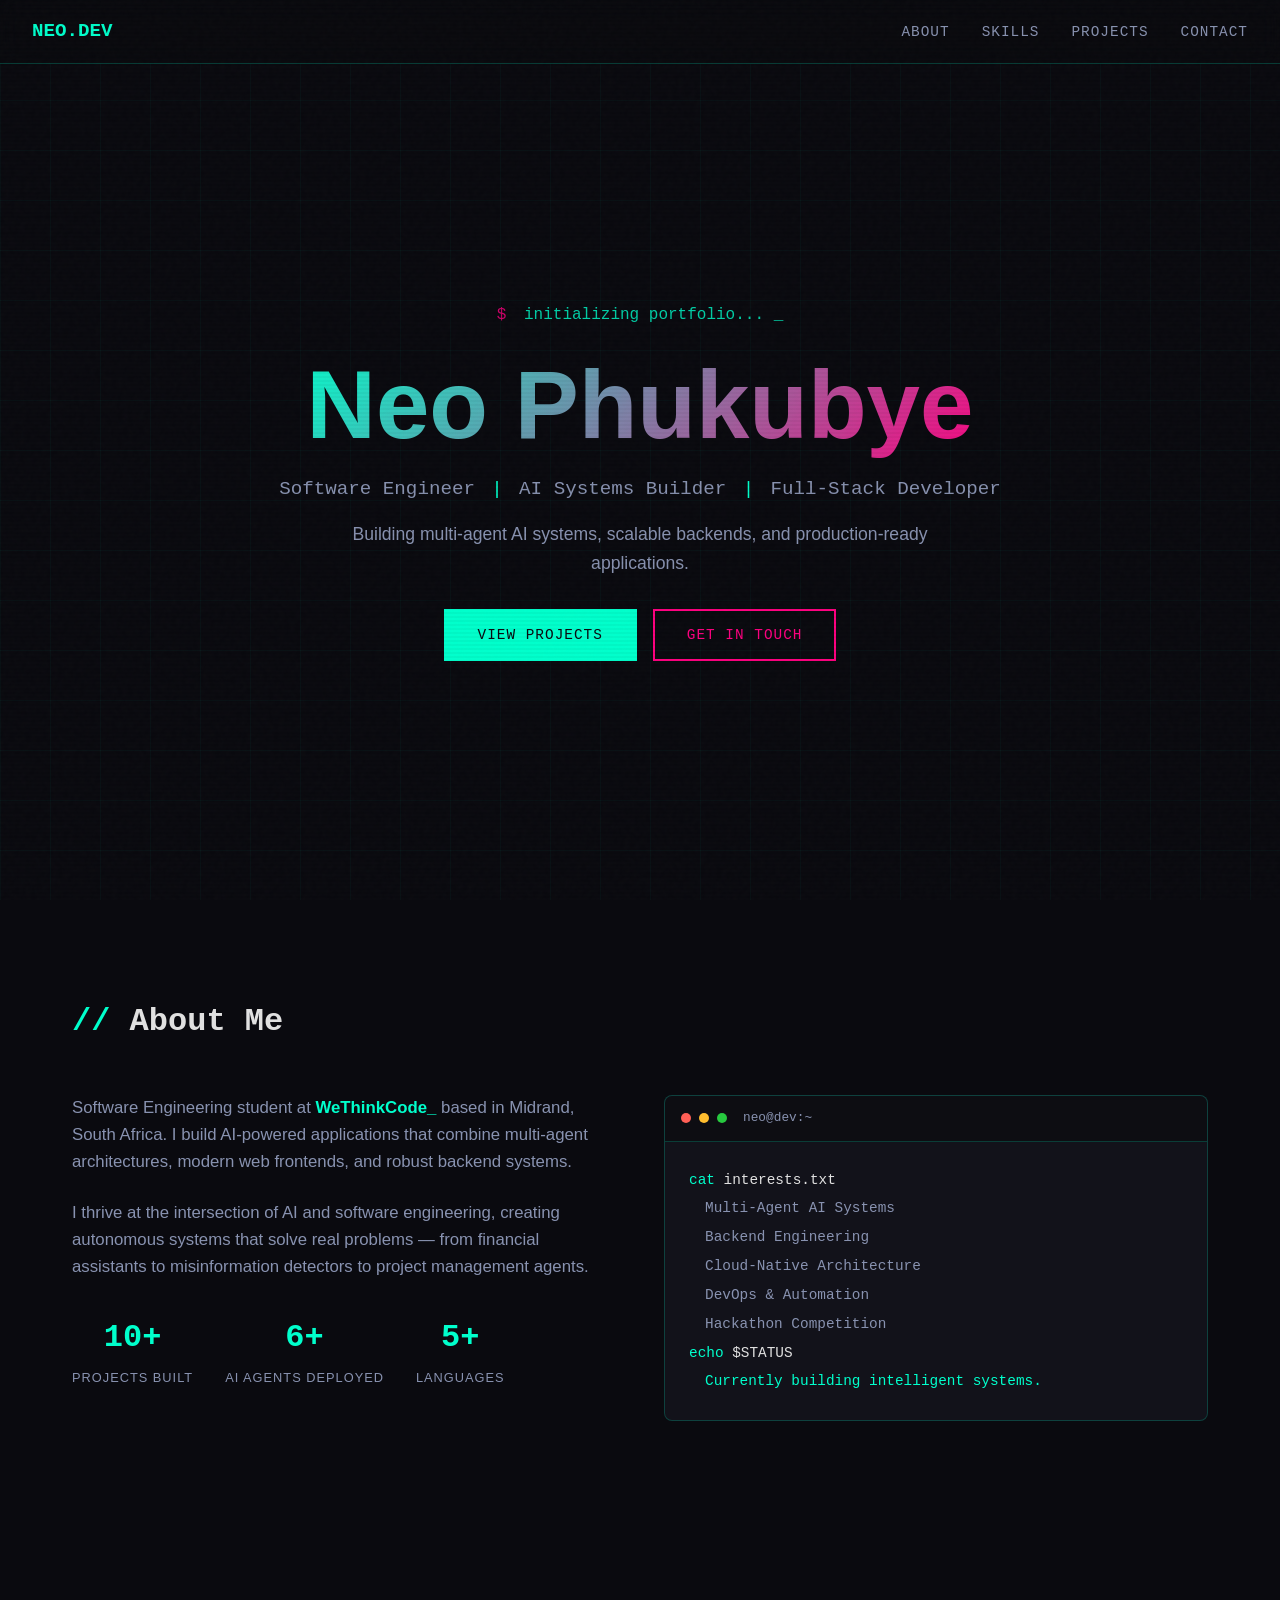
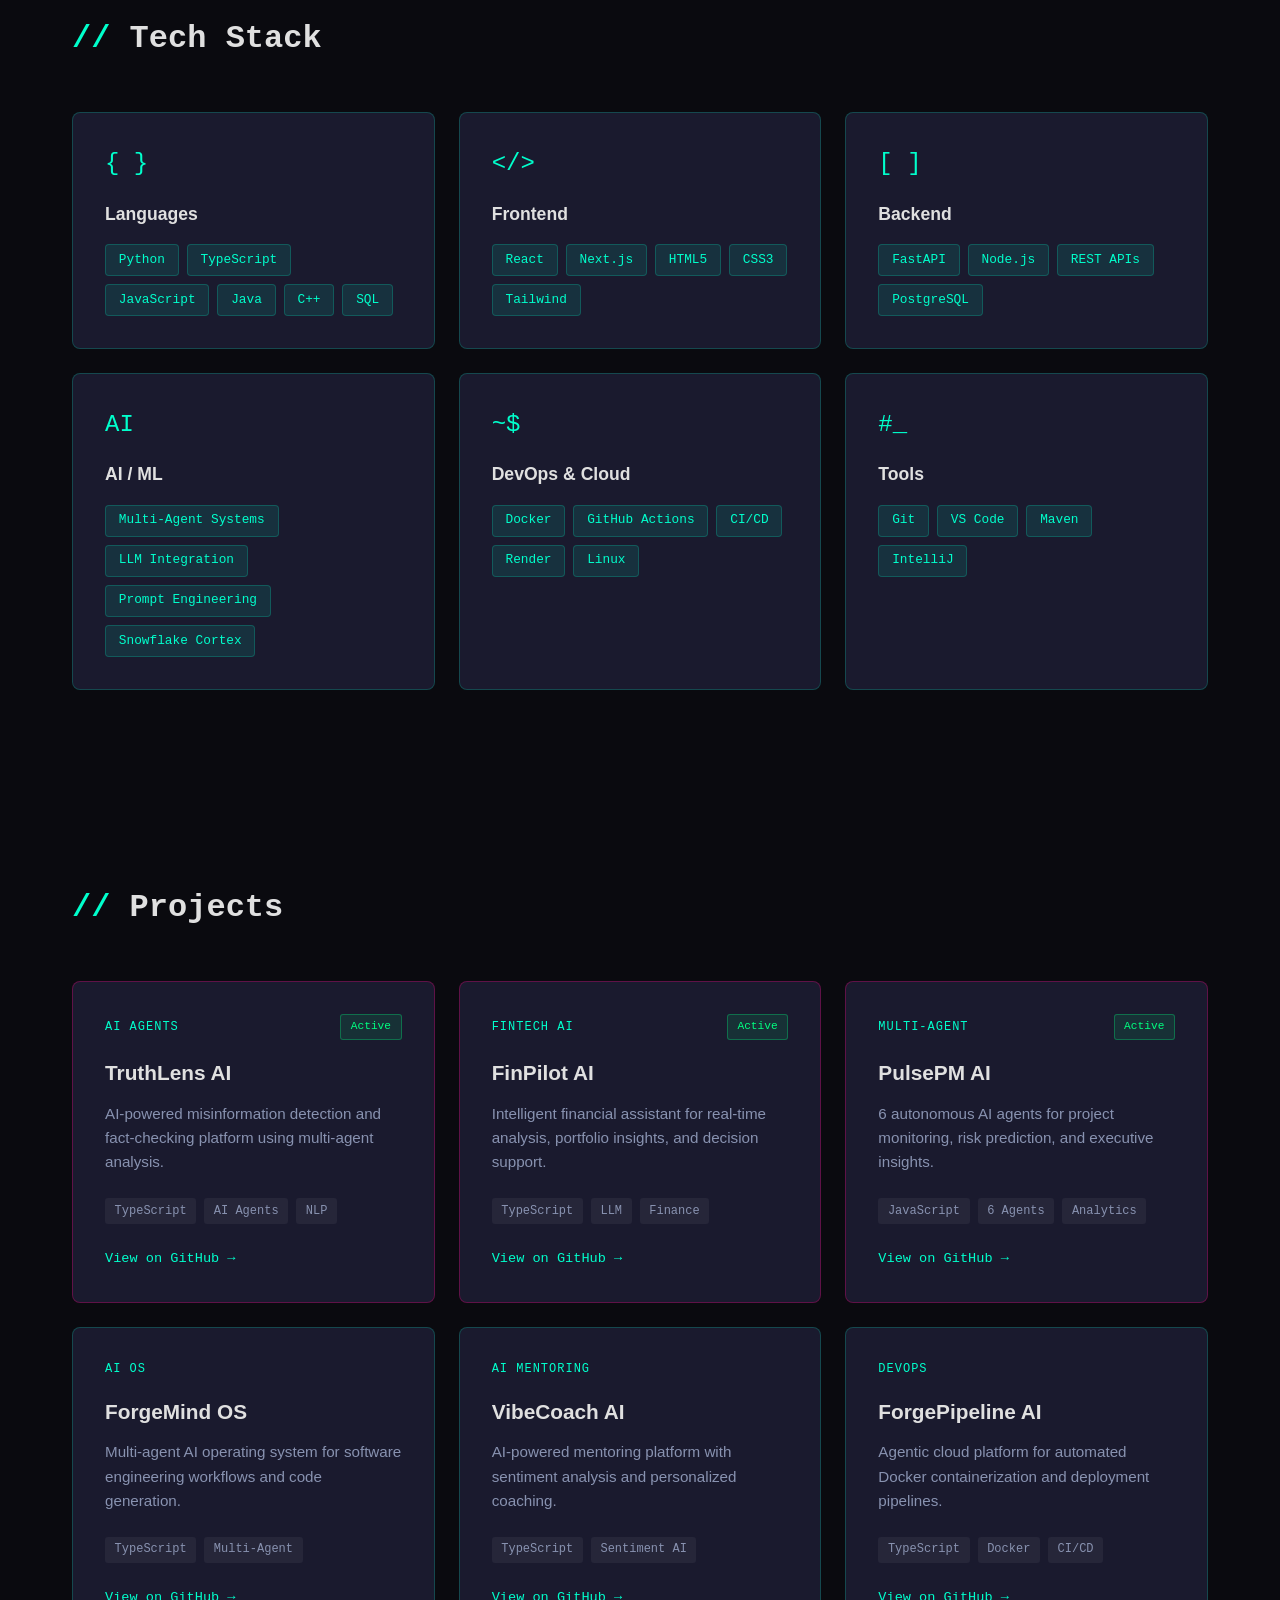
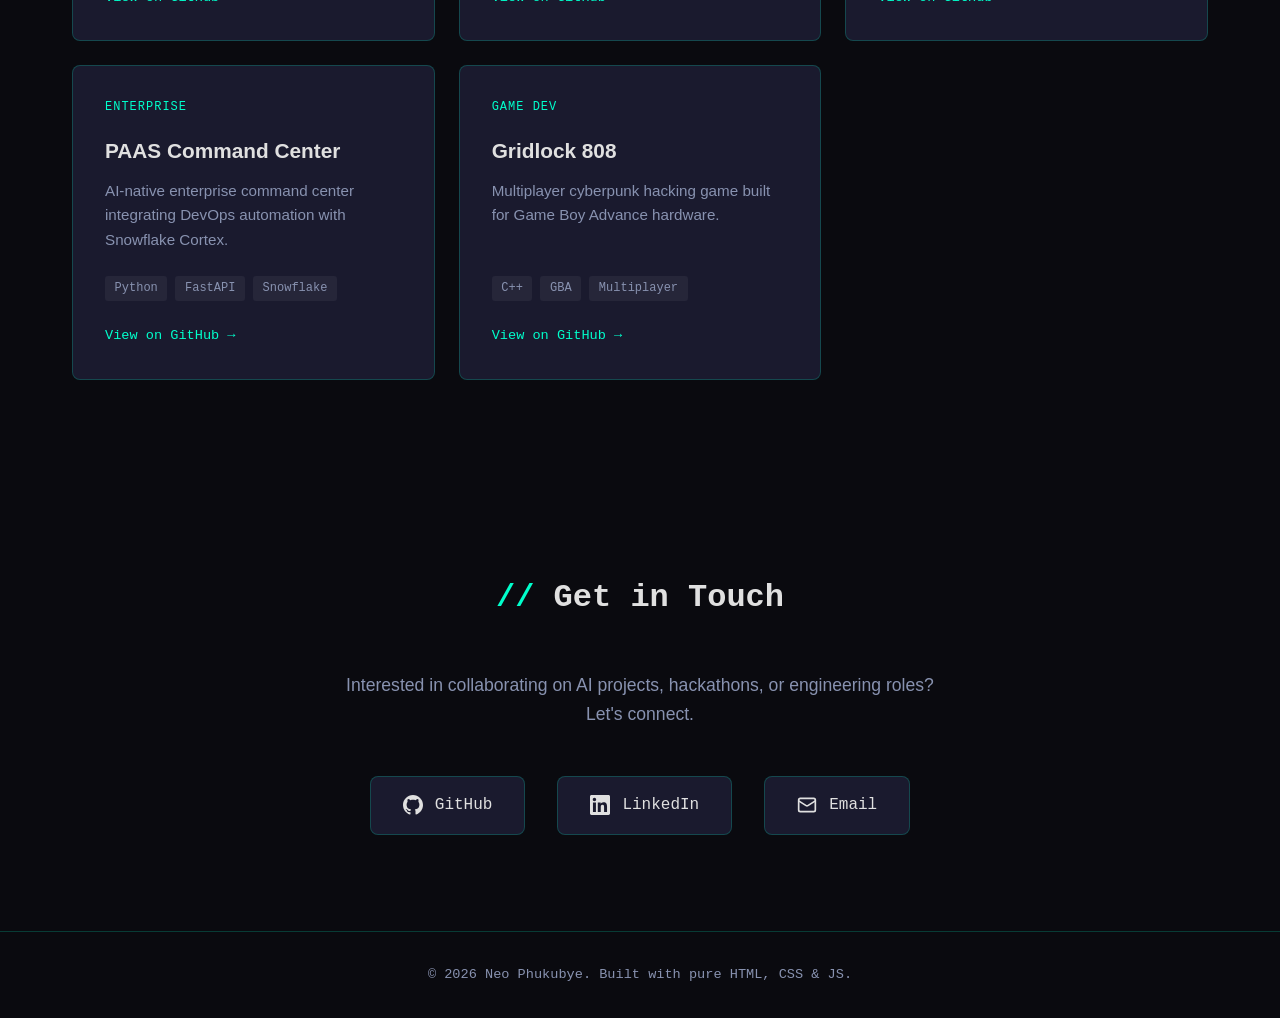
<file: portfolio/index.html>
<!DOCTYPE html>
<html lang="en">
<head>
    <meta charset="UTF-8">
    <meta name="viewport" content="width=device-width, initial-scale=1.0">
    <title>Neo Phukubye | Software Engineer</title>
    <meta name="description" content="Neo Phukubye - Software Engineer specializing in AI systems, multi-agent architectures, and full-stack development.">
    <link rel="stylesheet" href="style.css">
</head>
<body>
    <div class="scanline"></div>
    <div class="noise"></div>

    <nav class="nav">
        <div class="nav-brand">
            <span class="glitch" data-text="NEO.DEV">NEO.DEV</span>
        </div>
        <ul class="nav-links">
            <li><a href="#about">About</a></li>
            <li><a href="#skills">Skills</a></li>
            <li><a href="#projects">Projects</a></li>
            <li><a href="#contact">Contact</a></li>
        </ul>
        <button class="nav-toggle" aria-label="Toggle menu">
            <span></span><span></span><span></span>
        </button>
    </nav>

    <section class="hero" id="hero">
        <div class="hero-content">
            <div class="terminal-line">
                <span class="prompt">$</span>
                <span class="typing" id="typed-text"></span>
                <span class="cursor">_</span>
            </div>
            <h1 class="hero-title">Neo Phukubye</h1>
            <p class="hero-subtitle">Software Engineer <span class="separator">|</span> AI Systems Builder <span class="separator">|</span> Full-Stack Developer</p>
            <p class="hero-description">Building multi-agent AI systems, scalable backends, and production-ready applications.</p>
            <div class="hero-cta">
                <a href="#projects" class="btn btn-primary">View Projects</a>
                <a href="#contact" class="btn btn-outline">Get in Touch</a>
            </div>
        </div>
        <div class="hero-grid"></div>
    </section>

    <section class="about" id="about">
        <div class="container">
            <h2 class="section-title"><span class="title-accent">//</span> About Me</h2>
            <div class="about-content">
                <div class="about-text">
                    <p>Software Engineering student at <strong>WeThinkCode_</strong> based in Midrand, South Africa. I build AI-powered applications that combine multi-agent architectures, modern web frontends, and robust backend systems.</p>
                    <p>I thrive at the intersection of AI and software engineering, creating autonomous systems that solve real problems — from financial assistants to misinformation detectors to project management agents.</p>
                    <div class="about-stats">
                        <div class="stat">
                            <span class="stat-number">10+</span>
                            <span class="stat-label">Projects Built</span>
                        </div>
                        <div class="stat">
                            <span class="stat-number">6+</span>
                            <span class="stat-label">AI Agents Deployed</span>
                        </div>
                        <div class="stat">
                            <span class="stat-number">5+</span>
                            <span class="stat-label">Languages</span>
                        </div>
                    </div>
                </div>
                <div class="about-terminal">
                    <div class="terminal-header">
                        <span class="dot red"></span>
                        <span class="dot yellow"></span>
                        <span class="dot green"></span>
                        <span class="terminal-title">neo@dev:~</span>
                    </div>
                    <div class="terminal-body">
                        <p><span class="cmd">cat</span> interests.txt</p>
                        <p class="output">Multi-Agent AI Systems</p>
                        <p class="output">Backend Engineering</p>
                        <p class="output">Cloud-Native Architecture</p>
                        <p class="output">DevOps & Automation</p>
                        <p class="output">Hackathon Competition</p>
                        <p><span class="cmd">echo</span> $STATUS</p>
                        <p class="output highlight">Currently building intelligent systems.</p>
                    </div>
                </div>
            </div>
        </div>
    </section>

    <section class="skills" id="skills">
        <div class="container">
            <h2 class="section-title"><span class="title-accent">//</span> Tech Stack</h2>
            <div class="skills-grid">
                <div class="skill-card">
                    <div class="skill-icon">{ }</div>
                    <h3>Languages</h3>
                    <div class="skill-tags">
                        <span class="tag">Python</span>
                        <span class="tag">TypeScript</span>
                        <span class="tag">JavaScript</span>
                        <span class="tag">Java</span>
                        <span class="tag">C++</span>
                        <span class="tag">SQL</span>
                    </div>
                </div>
                <div class="skill-card">
                    <div class="skill-icon">&lt;/&gt;</div>
                    <h3>Frontend</h3>
                    <div class="skill-tags">
                        <span class="tag">React</span>
                        <span class="tag">Next.js</span>
                        <span class="tag">HTML5</span>
                        <span class="tag">CSS3</span>
                        <span class="tag">Tailwind</span>
                    </div>
                </div>
                <div class="skill-card">
                    <div class="skill-icon">[ ]</div>
                    <h3>Backend</h3>
                    <div class="skill-tags">
                        <span class="tag">FastAPI</span>
                        <span class="tag">Node.js</span>
                        <span class="tag">REST APIs</span>
                        <span class="tag">PostgreSQL</span>
                    </div>
                </div>
                <div class="skill-card">
                    <div class="skill-icon">AI</div>
                    <h3>AI / ML</h3>
                    <div class="skill-tags">
                        <span class="tag">Multi-Agent Systems</span>
                        <span class="tag">LLM Integration</span>
                        <span class="tag">Prompt Engineering</span>
                        <span class="tag">Snowflake Cortex</span>
                    </div>
                </div>
                <div class="skill-card">
                    <div class="skill-icon">~$</div>
                    <h3>DevOps & Cloud</h3>
                    <div class="skill-tags">
                        <span class="tag">Docker</span>
                        <span class="tag">GitHub Actions</span>
                        <span class="tag">CI/CD</span>
                        <span class="tag">Render</span>
                        <span class="tag">Linux</span>
                    </div>
                </div>
                <div class="skill-card">
                    <div class="skill-icon">#_</div>
                    <h3>Tools</h3>
                    <div class="skill-tags">
                        <span class="tag">Git</span>
                        <span class="tag">VS Code</span>
                        <span class="tag">Maven</span>
                        <span class="tag">IntelliJ</span>
                    </div>
                </div>
            </div>
        </div>
    </section>

    <section class="projects" id="projects">
        <div class="container">
            <h2 class="section-title"><span class="title-accent">//</span> Projects</h2>
            <div class="projects-grid">
                <article class="project-card featured">
                    <div class="project-header">
                        <span class="project-tag">AI Agents</span>
                        <span class="project-status live">Active</span>
                    </div>
                    <h3>TruthLens AI</h3>
                    <p>AI-powered misinformation detection and fact-checking platform using multi-agent analysis.</p>
                    <div class="project-tech">
                        <span>TypeScript</span>
                        <span>AI Agents</span>
                        <span>NLP</span>
                    </div>
                    <a href="https://github.com/NeoPhukubye/TruthLens-AI" class="project-link" target="_blank" rel="noopener">View on GitHub &rarr;</a>
                </article>

                <article class="project-card featured">
                    <div class="project-header">
                        <span class="project-tag">FinTech AI</span>
                        <span class="project-status live">Active</span>
                    </div>
                    <h3>FinPilot AI</h3>
                    <p>Intelligent financial assistant for real-time analysis, portfolio insights, and decision support.</p>
                    <div class="project-tech">
                        <span>TypeScript</span>
                        <span>LLM</span>
                        <span>Finance</span>
                    </div>
                    <a href="https://github.com/NeoPhukubye/FinPilot-AI" class="project-link" target="_blank" rel="noopener">View on GitHub &rarr;</a>
                </article>

                <article class="project-card featured">
                    <div class="project-header">
                        <span class="project-tag">Multi-Agent</span>
                        <span class="project-status live">Active</span>
                    </div>
                    <h3>PulsePM AI</h3>
                    <p>6 autonomous AI agents for project monitoring, risk prediction, and executive insights.</p>
                    <div class="project-tech">
                        <span>JavaScript</span>
                        <span>6 Agents</span>
                        <span>Analytics</span>
                    </div>
                    <a href="https://github.com/NeoPhukubye/PulsePM-AI" class="project-link" target="_blank" rel="noopener">View on GitHub &rarr;</a>
                </article>

                <article class="project-card">
                    <div class="project-header">
                        <span class="project-tag">AI OS</span>
                    </div>
                    <h3>ForgeMind OS</h3>
                    <p>Multi-agent AI operating system for software engineering workflows and code generation.</p>
                    <div class="project-tech">
                        <span>TypeScript</span>
                        <span>Multi-Agent</span>
                    </div>
                    <a href="https://github.com/NeoPhukubye/Forgemind-OS" class="project-link" target="_blank" rel="noopener">View on GitHub &rarr;</a>
                </article>

                <article class="project-card">
                    <div class="project-header">
                        <span class="project-tag">AI Mentoring</span>
                    </div>
                    <h3>VibeCoach AI</h3>
                    <p>AI-powered mentoring platform with sentiment analysis and personalized coaching.</p>
                    <div class="project-tech">
                        <span>TypeScript</span>
                        <span>Sentiment AI</span>
                    </div>
                    <a href="https://github.com/NeoPhukubye/VibeCoach-AI-Mentor" class="project-link" target="_blank" rel="noopener">View on GitHub &rarr;</a>
                </article>

                <article class="project-card">
                    <div class="project-header">
                        <span class="project-tag">DevOps</span>
                    </div>
                    <h3>ForgePipeline AI</h3>
                    <p>Agentic cloud platform for automated Docker containerization and deployment pipelines.</p>
                    <div class="project-tech">
                        <span>TypeScript</span>
                        <span>Docker</span>
                        <span>CI/CD</span>
                    </div>
                    <a href="https://github.com/NeoPhukubye/ForgePipeline-AI" class="project-link" target="_blank" rel="noopener">View on GitHub &rarr;</a>
                </article>

                <article class="project-card">
                    <div class="project-header">
                        <span class="project-tag">Enterprise</span>
                    </div>
                    <h3>PAAS Command Center</h3>
                    <p>AI-native enterprise command center integrating DevOps automation with Snowflake Cortex.</p>
                    <div class="project-tech">
                        <span>Python</span>
                        <span>FastAPI</span>
                        <span>Snowflake</span>
                    </div>
                    <a href="https://github.com/NeoPhukubye/PAAS-Command-Center" class="project-link" target="_blank" rel="noopener">View on GitHub &rarr;</a>
                </article>

                <article class="project-card">
                    <div class="project-header">
                        <span class="project-tag">Game Dev</span>
                    </div>
                    <h3>Gridlock 808</h3>
                    <p>Multiplayer cyberpunk hacking game built for Game Boy Advance hardware.</p>
                    <div class="project-tech">
                        <span>C++</span>
                        <span>GBA</span>
                        <span>Multiplayer</span>
                    </div>
                    <a href="https://github.com/NeoPhukubye/gridlock-808" class="project-link" target="_blank" rel="noopener">View on GitHub &rarr;</a>
                </article>
            </div>
        </div>
    </section>

    <section class="contact" id="contact">
        <div class="container">
            <h2 class="section-title"><span class="title-accent">//</span> Get in Touch</h2>
            <p class="contact-text">Interested in collaborating on AI projects, hackathons, or engineering roles? Let's connect.</p>
            <div class="contact-links">
                <a href="https://github.com/NeoPhukubye" class="contact-card" target="_blank" rel="noopener">
                    <svg width="24" height="24" viewBox="0 0 24 24" fill="currentColor"><path d="M12 0c-6.626 0-12 5.373-12 12 0 5.302 3.438 9.8 8.207 11.387.599.111.793-.261.793-.577v-2.234c-3.338.726-4.033-1.416-4.033-1.416-.546-1.387-1.333-1.756-1.333-1.756-1.089-.745.083-.729.083-.729 1.205.084 1.839 1.237 1.839 1.237 1.07 1.834 2.807 1.304 3.492.997.107-.775.418-1.305.762-1.604-2.665-.305-5.467-1.334-5.467-5.931 0-1.311.469-2.381 1.236-3.221-.124-.303-.535-1.524.117-3.176 0 0 1.008-.322 3.301 1.23.957-.266 1.983-.399 3.003-.404 1.02.005 2.047.138 3.006.404 2.291-1.552 3.297-1.23 3.297-1.23.653 1.653.242 2.874.118 3.176.77.84 1.235 1.911 1.235 3.221 0 4.609-2.807 5.624-5.479 5.921.43.372.823 1.102.823 2.222v3.293c0 .319.192.694.801.576 4.765-1.589 8.199-6.086 8.199-11.386 0-6.627-5.373-12-12-12z"/></svg>
                    <span>GitHub</span>
                </a>
                <a href="https://www.linkedin.com/in/neo-p-673717337/" class="contact-card" target="_blank" rel="noopener">
                    <svg width="24" height="24" viewBox="0 0 24 24" fill="currentColor"><path d="M20.447 20.452h-3.554v-5.569c0-1.328-.027-3.037-1.852-3.037-1.853 0-2.136 1.445-2.136 2.939v5.667H9.351V9h3.414v1.561h.046c.477-.9 1.637-1.85 3.37-1.85 3.601 0 4.267 2.37 4.267 5.455v6.286zM5.337 7.433c-1.144 0-2.063-.926-2.063-2.065 0-1.138.92-2.063 2.063-2.063 1.14 0 2.064.925 2.064 2.063 0 1.139-.925 2.065-2.064 2.065zm1.782 13.019H3.555V9h3.564v11.452zM22.225 0H1.771C.792 0 0 .774 0 1.729v20.542C0 23.227.792 24 1.771 24h20.451C23.2 24 24 23.227 24 22.271V1.729C24 .774 23.2 0 22.222 0h.003z"/></svg>
                    <span>LinkedIn</span>
                </a>
                <a href="mailto:neophukubye2001@gmail.com" class="contact-card">
                    <svg width="24" height="24" viewBox="0 0 24 24" fill="none" stroke="currentColor" stroke-width="2"><rect x="2" y="4" width="20" height="16" rx="2"/><path d="m22 7-8.97 5.7a1.94 1.94 0 0 1-2.06 0L2 7"/></svg>
                    <span>Email</span>
                </a>
            </div>
        </div>
    </section>

    <footer class="footer">
        <p>&copy; 2026 Neo Phukubye. Built with pure HTML, CSS & JS.</p>
    </footer>

    <script src="script.js"></script>
</body>
</html>
</file>
<file: portfolio/style.css>
:root {
    --bg-primary: #0a0a0f;
    --bg-secondary: #12121a;
    --bg-card: #1a1a2e;
    --text-primary: #e0e0e0;
    --text-secondary: #8892b0;
    --accent: #00ffcc;
    --accent-secondary: #ff0080;
    --accent-dim: rgba(0, 255, 204, 0.1);
    --border: rgba(0, 255, 204, 0.2);
    --font-mono: 'Courier New', monospace;
    --font-sans: -apple-system, BlinkMacSystemFont, 'Segoe UI', sans-serif;
}

* {
    margin: 0;
    padding: 0;
    box-sizing: border-box;
}

html {
    scroll-behavior: smooth;
}

body {
    font-family: var(--font-sans);
    background: var(--bg-primary);
    color: var(--text-primary);
    line-height: 1.6;
    overflow-x: hidden;
}

.scanline {
    position: fixed;
    top: 0;
    left: 0;
    width: 100%;
    height: 100%;
    pointer-events: none;
    z-index: 1000;
    background: repeating-linear-gradient(
        0deg,
        transparent,
        transparent 2px,
        rgba(0, 0, 0, 0.03) 2px,
        rgba(0, 0, 0, 0.03) 4px
    );
}

.noise {
    position: fixed;
    top: 0;
    left: 0;
    width: 100%;
    height: 100%;
    pointer-events: none;
    z-index: 999;
    opacity: 0.02;
    background-image: url("data:image/svg+xml,%3Csvg viewBox='0 0 256 256' xmlns='http://www.w3.org/2000/svg'%3E%3Cfilter id='noise'%3E%3CfeTurbulence type='fractalNoise' baseFrequency='0.65' numOctaves='3' stitchTiles='stitch'/%3E%3C/filter%3E%3Crect width='100%25' height='100%25' filter='url(%23noise)'/%3E%3C/svg%3E");
}

.container {
    max-width: 1200px;
    margin: 0 auto;
    padding: 0 2rem;
}

/* Navigation */
.nav {
    position: fixed;
    top: 0;
    width: 100%;
    padding: 1rem 2rem;
    display: flex;
    justify-content: space-between;
    align-items: center;
    z-index: 100;
    background: rgba(10, 10, 15, 0.9);
    backdrop-filter: blur(10px);
    border-bottom: 1px solid var(--border);
}

.nav-brand .glitch {
    font-family: var(--font-mono);
    font-size: 1.2rem;
    color: var(--accent);
    font-weight: bold;
    position: relative;
}

.nav-links {
    display: flex;
    list-style: none;
    gap: 2rem;
}

.nav-links a {
    color: var(--text-secondary);
    text-decoration: none;
    font-size: 0.9rem;
    text-transform: uppercase;
    letter-spacing: 1px;
    transition: color 0.3s;
    font-family: var(--font-mono);
}

.nav-links a:hover {
    color: var(--accent);
}

.nav-toggle {
    display: none;
    flex-direction: column;
    gap: 4px;
    background: none;
    border: none;
    cursor: pointer;
}

.nav-toggle span {
    width: 25px;
    height: 2px;
    background: var(--accent);
}

/* Hero */
.hero {
    min-height: 100vh;
    display: flex;
    align-items: center;
    justify-content: center;
    position: relative;
    padding: 6rem 2rem 2rem;
}

.hero-content {
    text-align: center;
    z-index: 2;
}

.terminal-line {
    font-family: var(--font-mono);
    font-size: 1rem;
    color: var(--accent);
    margin-bottom: 1.5rem;
    opacity: 0.8;
}

.prompt {
    color: var(--accent-secondary);
    margin-right: 0.5rem;
}

.cursor {
    animation: blink 1s infinite;
}

@keyframes blink {
    0%, 100% { opacity: 1; }
    50% { opacity: 0; }
}

.hero-title {
    font-size: clamp(3rem, 8vw, 6rem);
    font-weight: 800;
    background: linear-gradient(135deg, var(--accent), var(--accent-secondary));
    -webkit-background-clip: text;
    -webkit-text-fill-color: transparent;
    background-clip: text;
    margin-bottom: 1rem;
    line-height: 1.1;
}

.hero-subtitle {
    font-size: 1.2rem;
    color: var(--text-secondary);
    margin-bottom: 1rem;
    font-family: var(--font-mono);
}

.separator {
    color: var(--accent);
    margin: 0 0.3rem;
}

.hero-description {
    font-size: 1.1rem;
    color: var(--text-secondary);
    max-width: 600px;
    margin: 0 auto 2rem;
}

.hero-cta {
    display: flex;
    gap: 1rem;
    justify-content: center;
    flex-wrap: wrap;
}

.btn {
    padding: 0.8rem 2rem;
    font-size: 0.9rem;
    text-decoration: none;
    text-transform: uppercase;
    letter-spacing: 1px;
    font-family: var(--font-mono);
    transition: all 0.3s;
    cursor: pointer;
}

.btn-primary {
    background: var(--accent);
    color: var(--bg-primary);
    border: 2px solid var(--accent);
}

.btn-primary:hover {
    background: transparent;
    color: var(--accent);
    box-shadow: 0 0 20px rgba(0, 255, 204, 0.3);
}

.btn-outline {
    background: transparent;
    color: var(--accent-secondary);
    border: 2px solid var(--accent-secondary);
}

.btn-outline:hover {
    background: var(--accent-secondary);
    color: white;
    box-shadow: 0 0 20px rgba(255, 0, 128, 0.3);
}

.hero-grid {
    position: absolute;
    inset: 0;
    background-image:
        linear-gradient(rgba(0, 255, 204, 0.03) 1px, transparent 1px),
        linear-gradient(90deg, rgba(0, 255, 204, 0.03) 1px, transparent 1px);
    background-size: 50px 50px;
    z-index: 1;
}

/* Sections */
section {
    padding: 6rem 0;
}

.section-title {
    font-size: 2rem;
    font-family: var(--font-mono);
    margin-bottom: 3rem;
    color: var(--text-primary);
}

.title-accent {
    color: var(--accent);
}

/* About */
.about-content {
    display: grid;
    grid-template-columns: 1fr 1fr;
    gap: 3rem;
    align-items: start;
}

.about-text p {
    color: var(--text-secondary);
    margin-bottom: 1.5rem;
    font-size: 1.05rem;
}

.about-text strong {
    color: var(--accent);
}

.about-stats {
    display: flex;
    gap: 2rem;
    margin-top: 2rem;
}

.stat {
    text-align: center;
}

.stat-number {
    display: block;
    font-size: 2rem;
    font-weight: 800;
    color: var(--accent);
    font-family: var(--font-mono);
}

.stat-label {
    font-size: 0.8rem;
    color: var(--text-secondary);
    text-transform: uppercase;
    letter-spacing: 1px;
}

.about-terminal {
    background: var(--bg-secondary);
    border: 1px solid var(--border);
    border-radius: 8px;
    overflow: hidden;
}

.terminal-header {
    display: flex;
    align-items: center;
    gap: 0.5rem;
    padding: 0.75rem 1rem;
    background: rgba(0, 0, 0, 0.3);
    border-bottom: 1px solid var(--border);
}

.dot {
    width: 10px;
    height: 10px;
    border-radius: 50%;
}

.dot.red { background: #ff5f56; }
.dot.yellow { background: #ffbd2e; }
.dot.green { background: #27c93f; }

.terminal-title {
    font-family: var(--font-mono);
    font-size: 0.8rem;
    color: var(--text-secondary);
    margin-left: 0.5rem;
}

.terminal-body {
    padding: 1.5rem;
    font-family: var(--font-mono);
    font-size: 0.9rem;
    line-height: 2;
}

.terminal-body .cmd {
    color: var(--accent);
}

.terminal-body .output {
    color: var(--text-secondary);
    padding-left: 1rem;
}

.terminal-body .highlight {
    color: var(--accent);
}

/* Skills */
.skills-grid {
    display: grid;
    grid-template-columns: repeat(auto-fit, minmax(300px, 1fr));
    gap: 1.5rem;
}

.skill-card {
    background: var(--bg-card);
    border: 1px solid var(--border);
    border-radius: 8px;
    padding: 2rem;
    transition: all 0.3s;
}

.skill-card:hover {
    border-color: var(--accent);
    box-shadow: 0 0 30px rgba(0, 255, 204, 0.1);
    transform: translateY(-3px);
}

.skill-icon {
    font-family: var(--font-mono);
    font-size: 1.5rem;
    color: var(--accent);
    margin-bottom: 1rem;
}

.skill-card h3 {
    font-size: 1.1rem;
    margin-bottom: 1rem;
    color: var(--text-primary);
}

.skill-tags {
    display: flex;
    flex-wrap: wrap;
    gap: 0.5rem;
}

.tag {
    background: var(--accent-dim);
    color: var(--accent);
    padding: 0.3rem 0.8rem;
    border-radius: 4px;
    font-size: 0.8rem;
    font-family: var(--font-mono);
    border: 1px solid var(--border);
}

/* Projects */
.projects-grid {
    display: grid;
    grid-template-columns: repeat(auto-fit, minmax(320px, 1fr));
    gap: 1.5rem;
}

.project-card {
    background: var(--bg-card);
    border: 1px solid var(--border);
    border-radius: 8px;
    padding: 2rem;
    transition: all 0.3s;
    display: flex;
    flex-direction: column;
}

.project-card:hover {
    border-color: var(--accent);
    box-shadow: 0 0 30px rgba(0, 255, 204, 0.1);
    transform: translateY(-3px);
}

.project-card.featured {
    border-color: rgba(255, 0, 128, 0.3);
}

.project-card.featured:hover {
    border-color: var(--accent-secondary);
    box-shadow: 0 0 30px rgba(255, 0, 128, 0.15);
}

.project-header {
    display: flex;
    justify-content: space-between;
    align-items: center;
    margin-bottom: 1rem;
}

.project-tag {
    font-family: var(--font-mono);
    font-size: 0.75rem;
    color: var(--accent);
    text-transform: uppercase;
    letter-spacing: 1px;
}

.project-status {
    font-size: 0.7rem;
    padding: 0.2rem 0.6rem;
    border-radius: 3px;
    font-family: var(--font-mono);
}

.project-status.live {
    background: rgba(0, 255, 128, 0.1);
    color: #00ff80;
    border: 1px solid rgba(0, 255, 128, 0.3);
}

.project-card h3 {
    font-size: 1.3rem;
    margin-bottom: 0.75rem;
    color: var(--text-primary);
}

.project-card p {
    color: var(--text-secondary);
    font-size: 0.95rem;
    margin-bottom: 1.5rem;
    flex-grow: 1;
}

.project-tech {
    display: flex;
    flex-wrap: wrap;
    gap: 0.5rem;
    margin-bottom: 1.5rem;
}

.project-tech span {
    font-size: 0.75rem;
    font-family: var(--font-mono);
    color: var(--text-secondary);
    background: rgba(255, 255, 255, 0.05);
    padding: 0.2rem 0.6rem;
    border-radius: 3px;
}

.project-link {
    color: var(--accent);
    text-decoration: none;
    font-family: var(--font-mono);
    font-size: 0.85rem;
    transition: color 0.3s;
}

.project-link:hover {
    color: var(--accent-secondary);
}

/* Contact */
.contact {
    text-align: center;
}

.contact-text {
    color: var(--text-secondary);
    font-size: 1.1rem;
    max-width: 600px;
    margin: 0 auto 3rem;
}

.contact-links {
    display: flex;
    justify-content: center;
    gap: 2rem;
    flex-wrap: wrap;
}

.contact-card {
    display: flex;
    align-items: center;
    gap: 0.75rem;
    padding: 1rem 2rem;
    background: var(--bg-card);
    border: 1px solid var(--border);
    border-radius: 8px;
    color: var(--text-primary);
    text-decoration: none;
    transition: all 0.3s;
    font-family: var(--font-mono);
}

.contact-card:hover {
    border-color: var(--accent);
    box-shadow: 0 0 20px rgba(0, 255, 204, 0.15);
    color: var(--accent);
}

.contact-card svg {
    width: 20px;
    height: 20px;
}

/* Footer */
.footer {
    text-align: center;
    padding: 2rem;
    border-top: 1px solid var(--border);
    color: var(--text-secondary);
    font-size: 0.85rem;
    font-family: var(--font-mono);
}

/* Animations */
@keyframes fadeInUp {
    from {
        opacity: 0;
        transform: translateY(30px);
    }
    to {
        opacity: 1;
        transform: translateY(0);
    }
}

.fade-in {
    animation: fadeInUp 0.6s ease forwards;
    opacity: 0;
}

/* Responsive */
@media (max-width: 768px) {
    .nav-links {
        display: none;
        position: absolute;
        top: 100%;
        left: 0;
        width: 100%;
        background: var(--bg-primary);
        flex-direction: column;
        padding: 2rem;
        border-bottom: 1px solid var(--border);
    }

    .nav-links.active {
        display: flex;
    }

    .nav-toggle {
        display: flex;
    }

    .about-content {
        grid-template-columns: 1fr;
    }

    .about-stats {
        justify-content: center;
    }

    .hero-title {
        font-size: 2.5rem;
    }

    .skills-grid {
        grid-template-columns: 1fr;
    }

    .projects-grid {
        grid-template-columns: 1fr;
    }

    .contact-links {
        flex-direction: column;
        align-items: center;
    }
}
</file>
